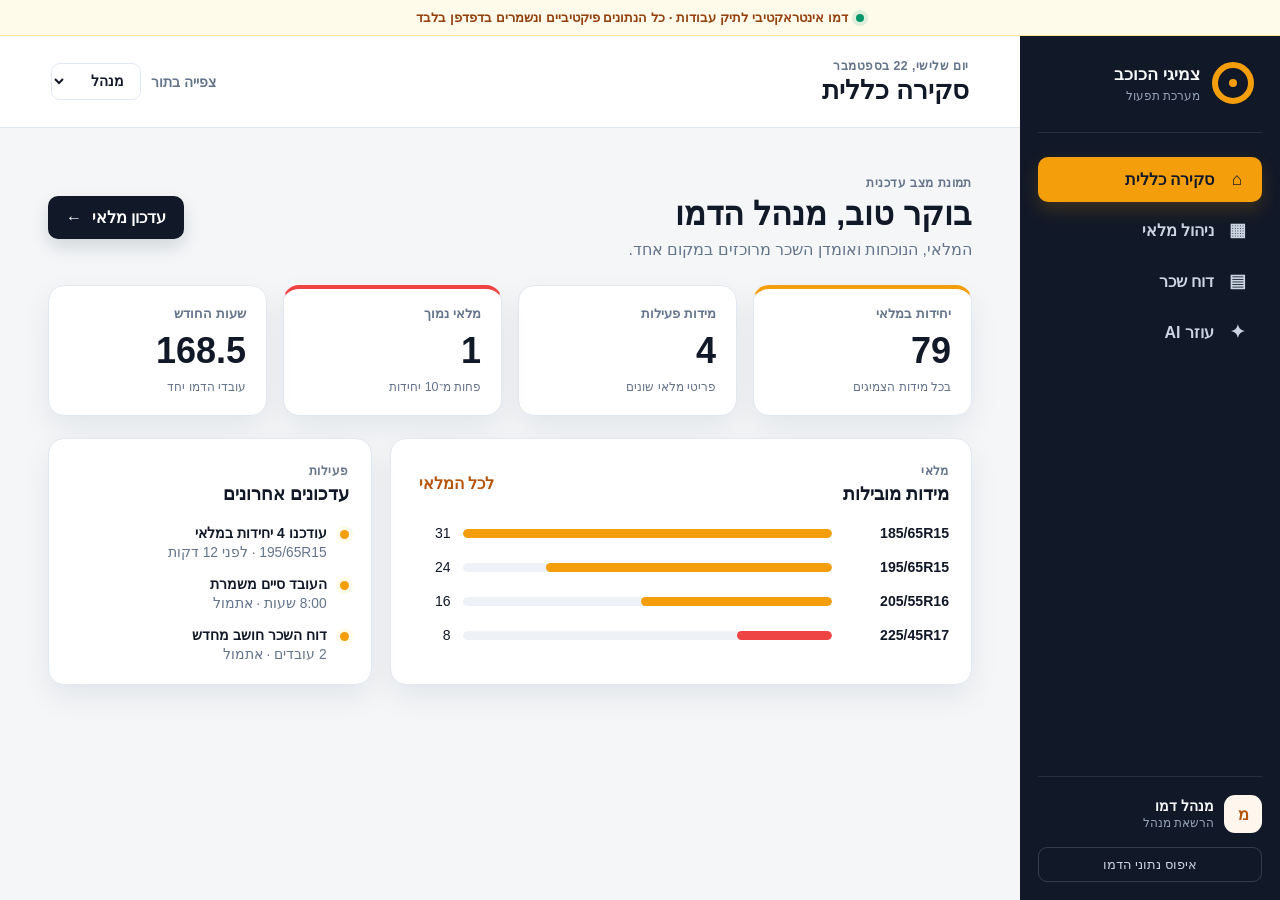
<file: docs/index.html>
<!doctype html>
<html lang="he" dir="rtl">
<head>
  <meta charset="utf-8">
  <meta name="viewport" content="width=device-width, initial-scale=1">
  <meta name="description" content="דמו אינטראקטיבי למערכת ניהול מלאי, נוכחות ושכר של צמיגי הכוכב">
  <meta name="theme-color" content="#111827">
  <title>צמיגי הכוכב | מערכת ניהול — דמו</title>
  <link rel="icon" type="image/svg+xml" href="data:image/svg+xml,%3Csvg xmlns='http://www.w3.org/2000/svg' viewBox='0 0 64 64'%3E%3Crect width='64' height='64' rx='16' fill='%23111827'/%3E%3Ccircle cx='32' cy='32' r='20' fill='none' stroke='%23f59e0b' stroke-width='8'/%3E%3Ccircle cx='32' cy='32' r='6' fill='%23f59e0b'/%3E%3C/svg%3E">
  <link rel="stylesheet" href="styles.css">
</head>
<body>
  <div class="demo-strip" role="note">
    <span class="status-dot" aria-hidden="true"></span>
    דמו אינטראקטיבי לתיק עבודות · כל הנתונים פיקטיביים ונשמרים בדפדפן בלבד
  </div>

  <div class="app-shell">
    <aside class="sidebar" id="sidebar">
      <div class="brand">
        <span class="brand-mark" aria-hidden="true"><span></span></span>
        <span><strong>צמיגי הכוכב</strong><small>מערכת תפעול</small></span>
      </div>

      <nav class="nav-list" aria-label="ניווט ראשי">
        <button class="nav-item active" data-view="dashboard"><span aria-hidden="true">⌂</span>סקירה כללית</button>
        <button class="nav-item manager-only" data-view="inventory"><span aria-hidden="true">▦</span>ניהול מלאי</button>
        <button class="nav-item worker-only" data-view="attendance"><span aria-hidden="true">◷</span>דיווח נוכחות</button>
        <button class="nav-item" data-view="reports"><span aria-hidden="true">▤</span><span class="role-report-label">דוח שכר</span></button>
        <button class="nav-item" data-view="assistant"><span aria-hidden="true">✦</span>עוזר AI</button>
      </nav>

      <div class="sidebar-footer">
        <div class="profile-mini">
          <span class="avatar" id="avatar">מ</span>
          <span><strong id="profileName">מנהל דמו</strong><small id="profileRole">הרשאת מנהל</small></span>
        </div>
        <button class="ghost-button" id="resetButton">איפוס נתוני הדמו</button>
      </div>
    </aside>

    <div class="workspace">
      <header class="topbar">
        <button class="mobile-menu" id="mobileMenu" aria-label="פתיחת תפריט" aria-expanded="false">☰</button>
        <div>
          <p class="eyebrow">יום שלישי, 22 בספטמבר</p>
          <h1 id="pageTitle">סקירה כללית</h1>
        </div>
        <label class="role-switcher">
          <span>צפייה בתור</span>
          <select id="roleSelect" aria-label="בחירת תפקיד בדמו">
            <option value="manager">מנהל</option>
            <option value="worker">עובד</option>
          </select>
        </label>
      </header>

      <main id="mainContent">
        <section class="view active" data-view-panel="dashboard">
          <div class="welcome-row">
            <div>
              <p class="eyebrow">תמונת מצב עדכנית</p>
              <h2 id="welcomeTitle">בוקר טוב, מנהל הדמו</h2>
              <p id="welcomeCopy">המלאי, הנוכחות ואומדן השכר מרוכזים במקום אחד.</p>
            </div>
            <button class="primary-button manager-only" data-go="inventory">עדכון מלאי <span aria-hidden="true">←</span></button>
            <button class="primary-button worker-only" data-go="attendance">דיווח נוכחות <span aria-hidden="true">←</span></button>
          </div>

          <div class="kpi-grid manager-dashboard">
            <article class="kpi-card accent"><span class="kpi-label">יחידות במלאי</span><strong id="totalStock">—</strong><small>בכל מידות הצמיגים</small></article>
            <article class="kpi-card"><span class="kpi-label">מידות פעילות</span><strong id="activeSizes">—</strong><small>פריטי מלאי שונים</small></article>
            <article class="kpi-card warning"><span class="kpi-label">מלאי נמוך</span><strong id="lowStock">—</strong><small>פחות מ־10 יחידות</small></article>
            <article class="kpi-card"><span class="kpi-label">שעות החודש</span><strong>168.5</strong><small>עובדי הדמו יחד</small></article>
          </div>

          <div class="kpi-grid worker-dashboard">
            <article class="kpi-card accent"><span class="kpi-label">שעות השבוע</span><strong id="workerHours">8.0</strong><small>משמרות שהושלמו</small></article>
            <article class="kpi-card"><span class="kpi-label">אומדן שכר</span><strong id="workerPay">₪400</strong><small>לפי ₪50 לשעה</small></article>
            <article class="kpi-card"><span class="kpi-label">מצב נוכחי</span><strong id="workerStatus">לא בעבודה</strong><small id="workerStatusNote">אפשר להתחיל משמרת</small></article>
          </div>

          <div class="dashboard-grid manager-dashboard">
            <article class="panel">
              <div class="panel-heading"><div><span class="eyebrow">מלאי</span><h3>מידות מובילות</h3></div><button class="text-button" data-go="inventory">לכל המלאי</button></div>
              <div id="stockBars" class="stock-bars"></div>
            </article>
            <article class="panel">
              <div class="panel-heading"><div><span class="eyebrow">פעילות</span><h3>עדכונים אחרונים</h3></div></div>
              <ol class="activity-list" id="activityList"></ol>
            </article>
          </div>

          <div class="dashboard-grid worker-dashboard">
            <article class="panel shift-panel">
              <div><span class="eyebrow">נוכחות</span><h3>המשמרת שלך</h3><p id="shiftDescription">אין כרגע משמרת פתוחה.</p></div>
              <button class="clock-button" id="dashboardClockButton">התחלת עבודה</button>
            </article>
            <article class="panel">
              <div class="panel-heading"><div><span class="eyebrow">השבוע</span><h3>המשמרת האחרונה</h3></div></div>
              <div class="last-shift"><strong>08:00 שעות</strong><span>08:00–16:00 · יום שני</span></div>
            </article>
          </div>
        </section>

        <section class="view" data-view-panel="inventory">
          <div class="section-intro"><div><p class="eyebrow">מלאי צמיגים</p><h2>כל המידות במקום אחד</h2><p>חיפוש מהיר ועדכון כמויות עם משוב מיידי.</p></div></div>
          <div class="inventory-layout">
            <article class="panel form-panel">
              <span class="eyebrow">קליטת סחורה</span><h3>הוספת כמות למלאי</h3>
              <form id="stockForm">
                <label>מידת צמיג<input id="tireSize" name="size" placeholder="לדוגמה: 195/65R15" maxlength="24" required></label>
                <label>כמות להוספה<input id="tireQuantity" name="quantity" type="number" min="1" max="1000" value="4" required></label>
                <button class="primary-button" type="submit">הוספה למלאי</button>
              </form>
            </article>
            <article class="panel table-panel">
              <div class="panel-heading"><div><span class="eyebrow">מצב נוכחי</span><h3>רשימת מלאי</h3></div><input class="search-input" id="inventorySearch" type="search" placeholder="חיפוש מידה…" aria-label="חיפוש במלאי"></div>
              <div class="table-wrap"><table><thead><tr><th>מידת צמיג</th><th>כמות</th><th>מצב</th><th>עודכן</th></tr></thead><tbody id="inventoryTable"></tbody></table></div>
            </article>
          </div>
        </section>

        <section class="view" data-view-panel="attendance">
          <div class="section-intro"><div><p class="eyebrow">נוכחות</p><h2>ניהול שעות עבודה</h2><p>דיווח כניסה ויציאה עם מניעת פעולה כפולה.</p></div></div>
          <div class="attendance-grid">
            <article class="panel clock-card"><span class="live-label"><span class="status-dot"></span>מצב נוכחי</span><strong id="attendanceState">לא בעבודה</strong><span id="attendanceTime">אפשר להתחיל משמרת חדשה</span><button class="clock-button" id="attendanceClockButton">התחלת עבודה</button></article>
            <article class="panel"><div class="panel-heading"><div><span class="eyebrow">היסטוריה</span><h3>דיווחים אחרונים</h3></div></div><div class="table-wrap"><table><thead><tr><th>פעולה</th><th>יום</th><th>שעה</th></tr></thead><tbody id="attendanceTable"></tbody></table></div></article>
          </div>
        </section>

        <section class="view" data-view-panel="reports">
          <div class="section-intro"><div><p class="eyebrow">דוחות</p><h2 id="reportsTitle">אומדן שכר</h2><p>חישוב בסיסי לפי משמרות שהושלמו והתעריף הנוכחי.</p></div><span class="report-badge">נתוני דמו</span></div>
          <article class="panel table-panel manager-report"><div class="table-wrap"><table><thead><tr><th>עובד</th><th>שעות</th><th>תעריף</th><th>אומדן שכר</th><th>סטטוס</th></tr></thead><tbody><tr><td><span class="employee-cell"><span class="avatar small">ע</span><strong>עובד דמו</strong></span></td><td>168.5</td><td>₪50</td><td><strong>₪8,425</strong></td><td><span class="pill success">מעודכן</span></td></tr><tr><td><span class="employee-cell"><span class="avatar small alt">א</span><strong>אחמד דמו</strong></span></td><td>154.0</td><td>₪52</td><td><strong>₪8,008</strong></td><td><span class="pill success">מעודכן</span></td></tr></tbody></table></div></article>
          <div class="worker-report report-summary"><article class="kpi-card accent"><span class="kpi-label">סה״כ שעות</span><strong>168.5</strong><small>מתחילת החודש</small></article><article class="kpi-card"><span class="kpi-label">תעריף לשעה</span><strong>₪50</strong><small>תעריף נוכחי</small></article><article class="kpi-card"><span class="kpi-label">אומדן שכר</span><strong>₪8,425</strong><small>לפני מסים וזכויות</small></article></div>
          <p class="fine-print">הסכומים מיועדים להדגמה בלבד ואינם מהווים תלוש שכר. המערכת המקורית מחשבת רק משמרות שהושלמו.</p>
        </section>

        <section class="view" data-view-panel="assistant">
          <div class="section-intro"><div><p class="eyebrow">עוזר תפעולי</p><h2>עוזר AI מבוסס נתוני מערכת</h2><p>בדמו זה התשובות מודגמות מקומית. בגרסת Flask קיימת אינטגרציית Ollama אופציונלית.</p></div></div>
          <article class="assistant-shell panel">
            <div class="chat-log" id="chatLog"><div class="message assistant"><span class="ai-mark">✦</span><div><strong>עוזר הכוכב</strong><p>שלום! אפשר לשאול אותי על שעות עבודה<span class="manager-only-inline"> או על מצב המלאי</span>.</p></div></div></div>
            <div class="suggestions" id="suggestions"><button data-question="אילו מידות נמצאות במלאי נמוך?" class="manager-only-inline">מה חסר במלאי?</button><button data-question="כמה שעות עבדתי השבוע?">כמה שעות עבדתי?</button></div>
            <form class="chat-form" id="chatForm"><input id="chatInput" maxlength="240" required placeholder="כתבו שאלה על נתוני הדמו…" aria-label="שאלה לעוזר"><button type="submit" aria-label="שליחת שאלה">שליחה</button></form>
          </article>
        </section>
      </main>
    </div>
  </div>

  <div class="toast" id="toast" role="status" aria-live="polite"></div>
  <script src="app.js"></script>
</body>
</html>
</file>
<file: docs/styles.css>
:root {
  color-scheme: light;
  --ink: #111827;
  --muted: #64748b;
  --line: #e2e8f0;
  --surface: #ffffff;
  --canvas: #f4f6f8;
  --amber: #f59e0b;
  --amber-deep: #b45309;
  --green: #059669;
  --red: #dc2626;
  --sidebar: #111827;
  --shadow: 0 12px 30px rgba(15, 23, 42, .07);
}

* { box-sizing: border-box; }
html { font-size: 16px; }
body { margin: 0; min-height: 100vh; background: var(--canvas); color: var(--ink); font-family: Arial, "Segoe UI", sans-serif; }
button, input, select { font: inherit; }
button { cursor: pointer; }
.demo-strip { min-height: 36px; display: flex; align-items: center; justify-content: center; gap: 8px; padding: 7px 16px; background: #fffbeb; color: #92400e; border-bottom: 1px solid #fde68a; font-size: .84rem; font-weight: 700; }
.status-dot { width: 8px; height: 8px; border-radius: 50%; background: var(--green); box-shadow: 0 0 0 4px rgba(5,150,105,.12); flex: 0 0 auto; }
.app-shell { min-height: calc(100vh - 36px); display: grid; grid-template-columns: 260px minmax(0, 1fr); }
.sidebar { background: var(--sidebar); color: #f8fafc; padding: 26px 18px 18px; display: flex; flex-direction: column; position: sticky; top: 0; height: calc(100vh - 36px); z-index: 20; }
.brand { display: flex; align-items: center; gap: 12px; padding: 0 8px 28px; border-bottom: 1px solid rgba(255,255,255,.1); }
.brand strong, .brand small { display: block; }
.brand strong { font-size: 1.08rem; }
.brand small { color: #94a3b8; margin-top: 3px; font-size: .78rem; }
.brand-mark { width: 42px; height: 42px; border: 6px solid var(--amber); border-radius: 50%; display: grid; place-items: center; box-shadow: inset 0 0 0 3px #111827; }
.brand-mark span { width: 8px; height: 8px; border-radius: 50%; background: var(--amber); }
.nav-list { display: grid; gap: 6px; padding: 24px 0; }
.nav-item { border: 0; background: transparent; color: #cbd5e1; text-align: right; border-radius: 10px; padding: 12px 14px; display: flex; align-items: center; gap: 12px; font-weight: 700; transition: .18s ease; }
.nav-item span:first-child { width: 22px; text-align: center; font-size: 1.1rem; }
.nav-item:hover { background: rgba(255,255,255,.07); color: white; }
.nav-item.active { color: #111827; background: var(--amber); box-shadow: 0 8px 18px rgba(245,158,11,.18); }
.sidebar-footer { margin-top: auto; border-top: 1px solid rgba(255,255,255,.1); padding-top: 18px; }
.profile-mini { display: flex; align-items: center; gap: 10px; margin-bottom: 14px; }
.profile-mini strong, .profile-mini small { display: block; }
.profile-mini strong { font-size: .9rem; }
.profile-mini small { color: #94a3b8; margin-top: 2px; font-size: .75rem; }
.avatar { width: 38px; height: 38px; border-radius: 11px; background: #fff7ed; color: var(--amber-deep); display: grid; place-items: center; font-weight: 800; }
.avatar.small { width: 32px; height: 32px; border-radius: 9px; }
.avatar.alt { background: #ecfdf5; color: #047857; }
.ghost-button { width: 100%; border: 1px solid rgba(255,255,255,.16); color: #cbd5e1; background: transparent; border-radius: 9px; padding: 9px 12px; font-size: .83rem; }
.ghost-button:hover { color: white; border-color: rgba(255,255,255,.32); }
.workspace { min-width: 0; }
.topbar { min-height: 92px; padding: 18px clamp(22px, 4vw, 52px); background: rgba(255,255,255,.94); border-bottom: 1px solid var(--line); display: flex; align-items: center; justify-content: space-between; gap: 18px; position: sticky; top: 0; z-index: 15; backdrop-filter: blur(12px); }
.topbar h1 { margin: 2px 0 0; font-size: clamp(1.25rem, 2vw, 1.65rem); }
.eyebrow { margin: 0; color: var(--muted); font-size: .77rem; font-weight: 800; letter-spacing: .04em; }
.role-switcher { display: flex; align-items: center; gap: 10px; color: var(--muted); font-size: .85rem; font-weight: 700; }
.role-switcher select { border: 1px solid var(--line); background: white; border-radius: 9px; padding: 9px 12px; color: var(--ink); font-weight: 800; min-width: 90px; }
.mobile-menu { display: none; border: 0; background: var(--ink); color: white; width: 42px; height: 42px; border-radius: 10px; }
main { padding: clamp(24px, 4vw, 48px); max-width: 1480px; margin: 0 auto; }
.view { display: none; animation: reveal .2s ease; }
.view.active { display: block; }
@keyframes reveal { from { opacity: .2; transform: translateY(4px); } }
.welcome-row, .section-intro { display: flex; align-items: center; justify-content: space-between; gap: 24px; margin-bottom: 26px; }
.welcome-row h2, .section-intro h2 { margin: 5px 0 7px; font-size: clamp(1.5rem, 2.6vw, 2rem); }
.welcome-row p:last-child, .section-intro p:last-child { color: var(--muted); margin: 0; }
.primary-button { border: 0; border-radius: 10px; background: var(--ink); color: white; padding: 12px 18px; font-weight: 800; display: inline-flex; align-items: center; justify-content: center; gap: 10px; box-shadow: 0 8px 18px rgba(17,24,39,.14); }
.primary-button:hover { background: #273449; }
.kpi-grid { display: grid; grid-template-columns: repeat(4, minmax(0,1fr)); gap: 16px; margin-bottom: 22px; }
.worker-dashboard.kpi-grid { grid-template-columns: repeat(3, minmax(0,1fr)); }
.kpi-card { padding: 20px; background: var(--surface); border: 1px solid var(--line); border-radius: 16px; box-shadow: var(--shadow); min-width: 0; }
.kpi-card.accent { border-top: 4px solid var(--amber); padding-top: 17px; }
.kpi-card.warning { border-top: 4px solid #ef4444; padding-top: 17px; }
.kpi-label { color: var(--muted); font-size: .84rem; font-weight: 700; display: block; }
.kpi-card strong { display: block; font-size: clamp(1.65rem, 3vw, 2.25rem); margin: 9px 0 5px; white-space: nowrap; overflow: hidden; text-overflow: ellipsis; }
.kpi-card small { color: var(--muted); font-size: .78rem; }
.dashboard-grid { display: grid; grid-template-columns: minmax(0,1.35fr) minmax(280px,.75fr); gap: 18px; }
.panel { background: var(--surface); border: 1px solid var(--line); border-radius: 16px; box-shadow: var(--shadow); padding: 22px; }
.panel-heading { display: flex; align-items: center; justify-content: space-between; gap: 16px; margin-bottom: 20px; }
.panel h3 { margin: 4px 0 0; font-size: 1.12rem; }
.text-button { border: 0; background: transparent; color: var(--amber-deep); font-weight: 800; }
.stock-bars { display: grid; gap: 18px; }
.stock-row { display: grid; grid-template-columns: 105px 1fr 38px; align-items: center; gap: 12px; font-size: .88rem; }
.stock-row strong { direction: ltr; text-align: right; }
.bar-track { height: 9px; background: #eef2f7; border-radius: 999px; overflow: hidden; }
.bar-fill { height: 100%; background: var(--amber); border-radius: inherit; transition: width .25s ease; }
.bar-fill.low { background: #ef4444; }
.activity-list { list-style: none; margin: 0; padding: 0; display: grid; gap: 16px; }
.activity-list li { display: grid; grid-template-columns: 10px 1fr; gap: 12px; align-items: start; color: var(--muted); font-size: .86rem; }
.activity-list li::before { content: ""; width: 9px; height: 9px; border-radius: 50%; background: var(--amber); margin-top: 5px; box-shadow: 0 0 0 4px #fffbeb; }
.activity-list strong { display: block; color: var(--ink); margin-bottom: 3px; }
.inventory-layout { display: grid; grid-template-columns: minmax(260px,.65fr) minmax(0,1.5fr); gap: 18px; align-items: start; }
.form-panel form { display: grid; gap: 16px; margin-top: 22px; }
label { color: #334155; font-weight: 700; font-size: .86rem; }
input { width: 100%; border: 1px solid #cbd5e1; border-radius: 10px; padding: 12px 13px; background: white; color: var(--ink); outline: none; margin-top: 7px; }
input:focus, select:focus { border-color: var(--amber); box-shadow: 0 0 0 3px rgba(245,158,11,.14); }
.search-input { max-width: 210px; margin: 0; padding: 9px 12px; }
.table-panel { padding: 0; overflow: hidden; }
.table-panel .panel-heading { padding: 22px 22px 0; }
.table-wrap { width: 100%; overflow-x: auto; }
table { width: 100%; border-collapse: collapse; min-width: 590px; }
th, td { padding: 15px 18px; text-align: right; border-top: 1px solid var(--line); white-space: nowrap; }
th { background: #f8fafc; color: var(--muted); font-size: .76rem; letter-spacing: .02em; }
td { font-size: .88rem; }
.pill { display: inline-flex; align-items: center; border-radius: 999px; padding: 5px 9px; font-size: .74rem; font-weight: 800; }
.pill.success { background: #ecfdf5; color: #047857; }
.pill.warning { background: #fff7ed; color: #c2410c; }
.attendance-grid { display: grid; grid-template-columns: minmax(260px,.65fr) minmax(0,1.35fr); gap: 18px; }
.clock-card { background: var(--ink); color: white; display: flex; flex-direction: column; align-items: flex-start; justify-content: center; min-height: 300px; }
.clock-card .live-label { display: flex; align-items: center; gap: 10px; color: #cbd5e1; font-size: .84rem; font-weight: 700; }
.clock-card > strong { font-size: 2rem; margin: 22px 0 8px; }
.clock-card > span:not(.live-label) { color: #94a3b8; }
.clock-button { border: 0; border-radius: 10px; background: var(--amber); color: #111827; padding: 13px 18px; font-weight: 900; margin-top: 28px; min-width: 165px; }
.clock-button.clocked-in { background: #fee2e2; color: #991b1b; }
.shift-panel { display: flex; justify-content: space-between; align-items: center; gap: 20px; background: var(--ink); color: white; }
.shift-panel p { color: #94a3b8; margin-bottom: 0; }
.last-shift { min-height: 100px; display: flex; flex-direction: column; justify-content: center; }
.last-shift strong { font-size: 1.65rem; }
.last-shift span { color: var(--muted); margin-top: 8px; }
.report-badge { background: #fffbeb; color: #92400e; padding: 8px 12px; border: 1px solid #fde68a; border-radius: 999px; font-size: .8rem; font-weight: 800; }
.employee-cell { display: inline-flex; align-items: center; gap: 10px; }
.report-summary { grid-template-columns: repeat(3,minmax(0,1fr)); gap: 16px; }
.fine-print { color: var(--muted); font-size: .8rem; margin: 16px 2px; }
.assistant-shell { max-width: 900px; margin: 0 auto; padding: 0; overflow: hidden; }
.chat-log { min-height: 360px; max-height: 54vh; overflow: auto; padding: 24px; background: #f8fafc; display: flex; flex-direction: column; gap: 14px; }
.message { display: flex; gap: 11px; max-width: 82%; }
.message > div { padding: 13px 15px; background: white; border: 1px solid var(--line); border-radius: 14px 14px 4px 14px; box-shadow: 0 5px 14px rgba(15,23,42,.04); }
.message p { margin: 5px 0 0; color: #475569; line-height: 1.55; }
.message.user { align-self: flex-end; }
.message.user > div { background: var(--ink); color: white; border-color: var(--ink); border-radius: 14px 14px 14px 4px; }
.message.user p { color: white; margin: 0; }
.ai-mark { width: 32px; height: 32px; border-radius: 9px; display: grid; place-items: center; background: var(--amber); color: var(--ink); flex: 0 0 auto; }
.suggestions { padding: 0 20px 12px; background: #f8fafc; display: flex; flex-wrap: wrap; gap: 8px; }
.suggestions button { border: 1px solid var(--line); background: white; border-radius: 999px; padding: 8px 12px; color: #475569; font-size: .82rem; }
.suggestions button:hover { border-color: var(--amber); color: var(--amber-deep); }
.chat-form { display: grid; grid-template-columns: 1fr auto; gap: 10px; padding: 16px; border-top: 1px solid var(--line); }
.chat-form input { margin: 0; }
.chat-form button { border: 0; border-radius: 10px; background: var(--ink); color: white; padding: 0 20px; font-weight: 800; }
.toast { position: fixed; left: 24px; bottom: 24px; max-width: 340px; background: var(--ink); color: white; border-radius: 11px; padding: 13px 16px; box-shadow: 0 16px 40px rgba(15,23,42,.2); transform: translateY(20px); opacity: 0; pointer-events: none; transition: .2s ease; z-index: 100; }
.toast.show { opacity: 1; transform: translateY(0); }
.worker-only, .worker-dashboard, .worker-report { display: none; }
body[data-role="worker"] .manager-only, body[data-role="worker"] .manager-dashboard, body[data-role="worker"] .manager-report, body[data-role="worker"] .manager-only-inline { display: none !important; }
body[data-role="worker"] .worker-only { display: flex; }
body[data-role="worker"] .worker-dashboard { display: grid; }
body[data-role="worker"] .worker-report { display: grid; }

@media (max-width: 1020px) {
  .app-shell { grid-template-columns: 220px minmax(0,1fr); }
  .sidebar { padding-inline: 12px; }
  .kpi-grid { grid-template-columns: repeat(2,minmax(0,1fr)); }
  .inventory-layout, .attendance-grid { grid-template-columns: 1fr; }
}

@media (max-width: 760px) {
  .demo-strip { font-size: .74rem; text-align: center; }
  .app-shell { display: block; }
  .sidebar { position: fixed; right: 0; top: 36px; width: min(290px, 86vw); transform: translateX(105%); transition: transform .2s ease; box-shadow: -20px 0 45px rgba(15,23,42,.25); }
  .sidebar.open { transform: translateX(0); }
  .mobile-menu { display: block; }
  .topbar { padding: 14px 16px; min-height: 78px; }
  .topbar .eyebrow { display: none; }
  .role-switcher > span { display: none; }
  main { padding: 22px 16px 40px; }
  .welcome-row, .section-intro { align-items: flex-start; flex-direction: column; }
  .kpi-grid, .worker-dashboard.kpi-grid, .report-summary { grid-template-columns: 1fr; }
  .dashboard-grid { grid-template-columns: 1fr; }
  .shift-panel { align-items: flex-start; flex-direction: column; }
  .search-input { max-width: 145px; }
  .message { max-width: 94%; }
  .toast { left: 16px; right: 16px; bottom: 16px; max-width: none; }
}

@media (prefers-reduced-motion: reduce) { *, *::before, *::after { scroll-behavior: auto !important; animation: none !important; transition: none !important; } }
</file>
